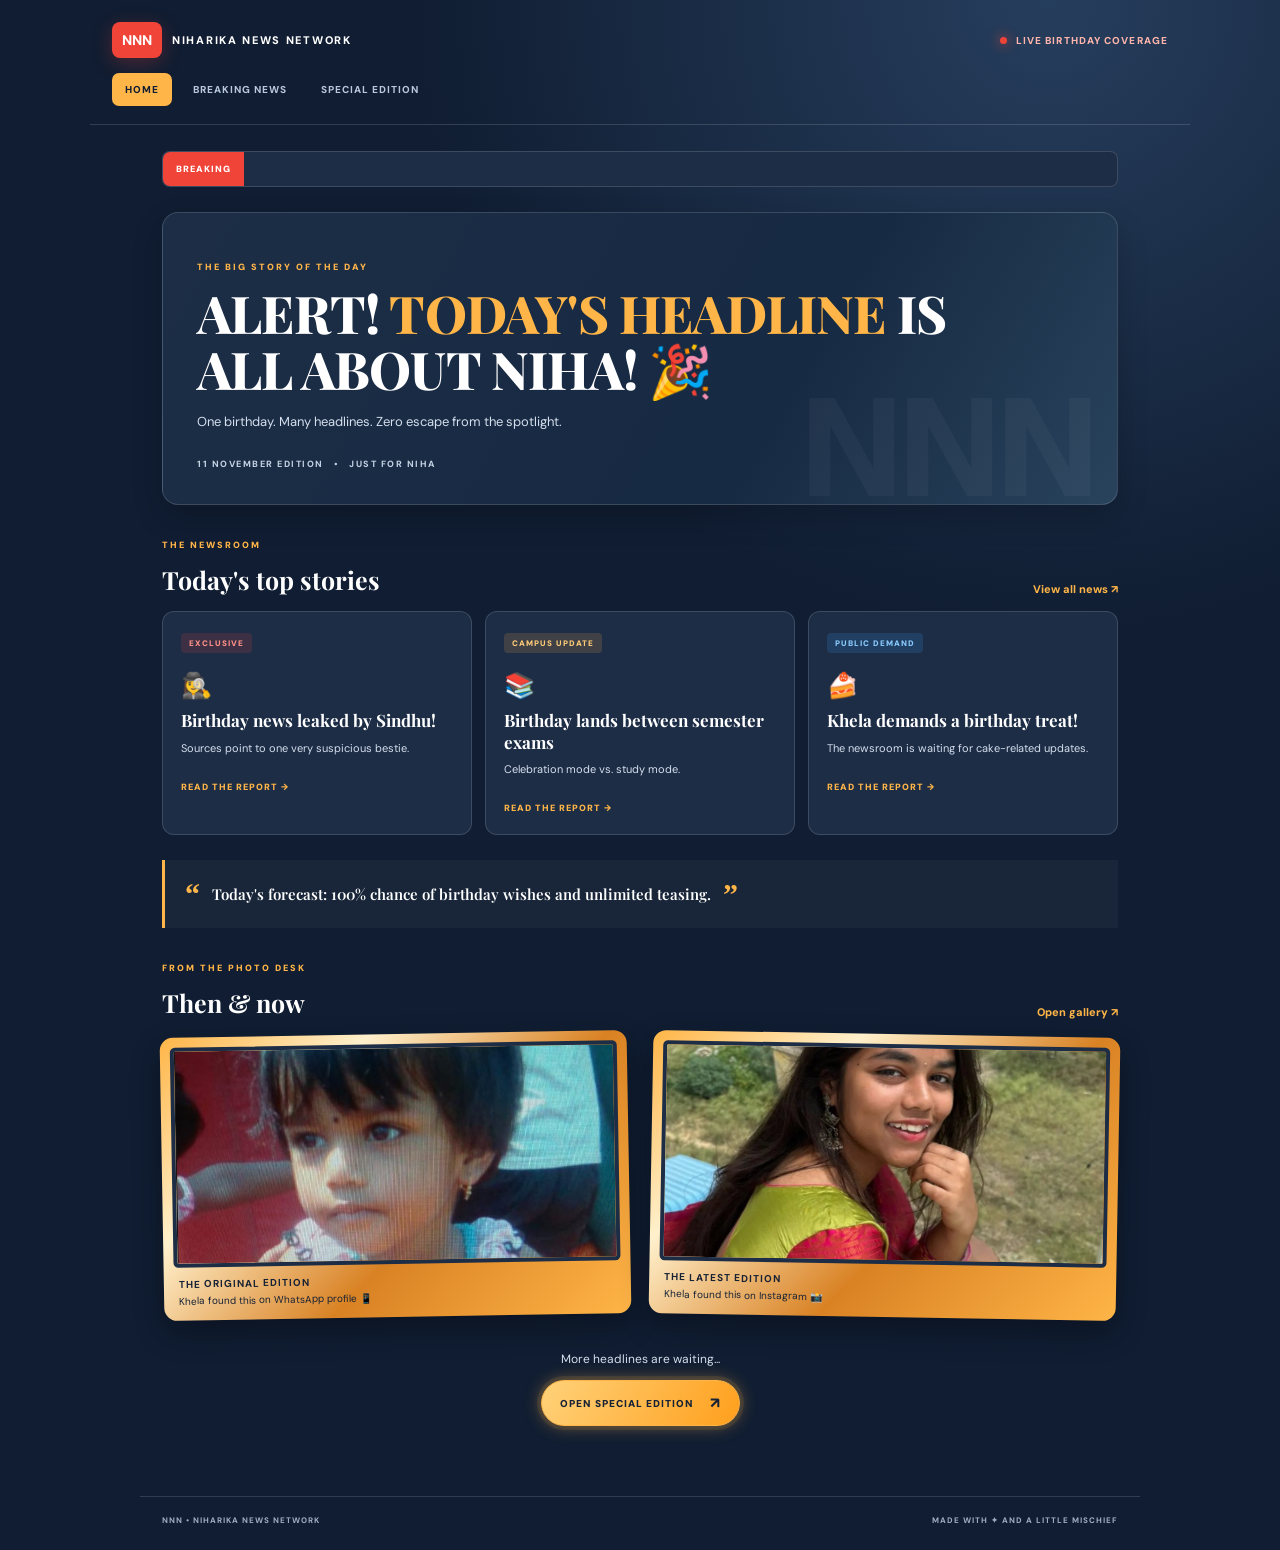
<file: index.html>
<!DOCTYPE html>
<html lang="en">
<head>
  <meta charset="UTF-8">
  <meta name="viewport" content="width=device-width, initial-scale=1.0">
  <meta name="theme-color" content="#111827">
  <title>NNN | Niharika News Network</title>
  <link rel="stylesheet" href="assets/style.css">
</head>
<body>
  <div class="paper-layer" aria-hidden="true"></div>
  <header class="topbar">
    <a class="brand" href="index.html"><span class="brand-mark">NNN</span><span>NIHARIKA NEWS NETWORK</span></a>
    <span class="live"><i></i> LIVE BIRTHDAY COVERAGE</span>
  </header>
  <nav class="nav">
    <a class="active" href="index.html">HOME</a>
    <a href="breaking-news.html">BREAKING NEWS</a>
    <a href="special.html">SPECIAL EDITION</a>
  </nav>
  <main class="wrap">
    <div class="ticker"><span class="ticker-label">BREAKING</span><div class="ticker-track"><span>EXCLUSIVE BIRTHDAY COVERAGE • SINDHU'S LEAK HAS BEEN CONFIRMED • NNN REPORTING LIVE •</span></div></div>
    <section class="hero">
      <p class="eyebrow">THE BIG STORY OF THE DAY</p>
      <h1>ALERT! <span>TODAY'S HEADLINE</span> IS ALL ABOUT NIHA! 🎉</h1>
      <p class="hero-sub">One birthday. Many headlines. Zero escape from the spotlight.</p>
      <div class="hero-meta"><span>11 NOVEMBER EDITION</span><span>•</span><span>JUST FOR NIHA</span></div>
    </section>

    <section class="section-heading">
      <div><p class="eyebrow">THE NEWSROOM</p><h2>Today's top stories</h2></div>
      <a class="text-link" href="breaking-news.html">View all news ↗</a>
    </section>
    <section class="story-grid">
      <a class="story-card featured" href="breaking-news.html">
        <span class="tag red">EXCLUSIVE</span><div class="story-icon">🕵️‍♀️</div>
        <h3>Birthday news leaked by Sindhu!</h3><p>Sources point to one very suspicious bestie.</p><span class="read-more">READ THE REPORT →</span>
      </a>
      <a class="story-card" href="breaking-news.html">
        <span class="tag gold">CAMPUS UPDATE</span><div class="story-icon">📚</div>
        <h3>Birthday lands between semester exams</h3><p>Celebration mode vs. study mode.</p><span class="read-more">READ THE REPORT →</span>
      </a>
      <a class="story-card" href="breaking-news.html">
        <span class="tag blue">PUBLIC DEMAND</span><div class="story-icon">🍰</div>
        <h3>Khela demands a birthday treat!</h3><p>The newsroom is waiting for cake-related updates.</p><span class="read-more">READ THE REPORT →</span>
      </a>
    </section>

    <section class="quote-strip"><span class="quote-mark">“</span><p>Today's forecast: 100% chance of birthday wishes and unlimited teasing.</p><span class="quote-mark">”</span></section>

    <section class="section-heading">
      <div><p class="eyebrow">FROM THE PHOTO DESK</p><h2>Then & now</h2></div>
      <a class="text-link" href="special.html">Open gallery ↗</a>
    </section>
    <section class="photo-preview">
      <figure class="photo-frame">
        <div class="photo-window"><img src="assets/childhood-photo.jpg" alt="Niharika childhood photo" onerror="this.style.display='none';this.nextElementSibling.style.display='grid'"><div class="photo-placeholder">ADD<br>CHILDHOOD<br>PHOTO</div></div>
        <figcaption><strong>THE ORIGINAL EDITION</strong><span>Khela found this on WhatsApp profile 📱</span></figcaption>
      </figure>
      <figure class="photo-frame">
        <div class="photo-window"><img src="assets/latest-photo.jpg" alt="Niharika latest photo" onerror="this.style.display='none';this.nextElementSibling.style.display='grid'"><div class="photo-placeholder">ADD<br>LATEST<br>PHOTO</div></div>
        <figcaption><strong>THE LATEST EDITION</strong><span>Khela found this on Instagram 📸</span></figcaption>
      </figure>
    </section>
    <div class="bottom-cta"><p>More headlines are waiting...</p><a class="glow-button" href="special.html">OPEN SPECIAL EDITION <span>↗</span></a></div>
  </main>
  <footer><span>NNN • NIHARIKA NEWS NETWORK</span><span>MADE WITH ✦ AND A LITTLE MISCHIEF</span></footer>
  <script src="assets/script.js"></script>
</body>
</html>
</file>
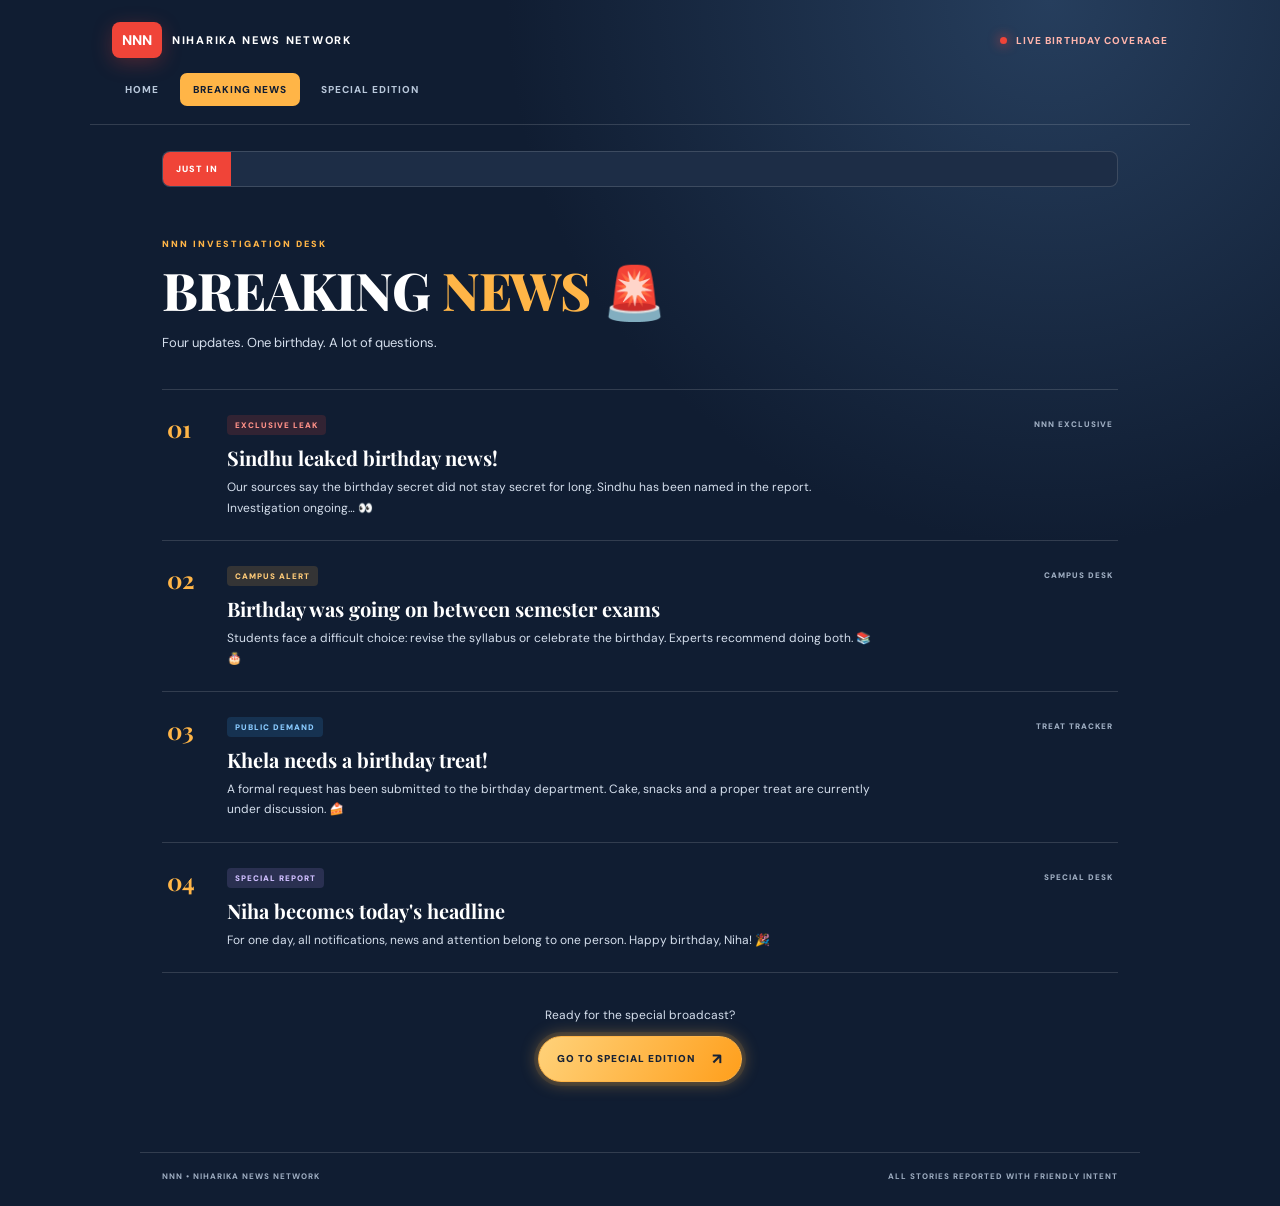
<file: breaking-news.html>
<!DOCTYPE html>
<html lang="en">
<head>
  <meta charset="UTF-8"><meta name="viewport" content="width=device-width, initial-scale=1.0">
  <meta name="theme-color" content="#111827"><title>Breaking News | NNN</title><link rel="stylesheet" href="assets/style.css">
</head>
<body>
  <div class="paper-layer" aria-hidden="true"></div>
  <header class="topbar"><a class="brand" href="index.html"><span class="brand-mark">NNN</span><span>NIHARIKA NEWS NETWORK</span></a><span class="live"><i></i> LIVE BIRTHDAY COVERAGE</span></header>
  <nav class="nav"><a href="index.html">HOME</a><a class="active" href="breaking-news.html">BREAKING NEWS</a><a href="special.html">SPECIAL EDITION</a></nav>
  <main class="wrap">
    <div class="ticker"><span class="ticker-label">JUST IN</span><div class="ticker-track"><span>THE BIRTHDAY LEAK INVESTIGATION CONTINUES • SINDHU UNDER FRIENDLY INVESTIGATION •</span></div></div>
    <section class="page-intro"><p class="eyebrow">NNN INVESTIGATION DESK</p><h1>BREAKING <span>NEWS</span> 🚨</h1><p>Four updates. One birthday. A lot of questions.</p></section>
    <section class="news-list">
      <article class="news-item"><div class="news-number">01</div><div><span class="tag red">EXCLUSIVE LEAK</span><h2>Sindhu leaked birthday news!</h2><p>Our sources say the birthday secret did not stay secret for long. Sindhu has been named in the report. Investigation ongoing… 👀</p></div><span class="news-stamp">NNN EXCLUSIVE</span></article>
      <article class="news-item"><div class="news-number">02</div><div><span class="tag gold">CAMPUS ALERT</span><h2>Birthday was going on between semester exams</h2><p>Students face a difficult choice: revise the syllabus or celebrate the birthday. Experts recommend doing both. 📚🎂</p></div><span class="news-stamp">CAMPUS DESK</span></article>
      <article class="news-item"><div class="news-number">03</div><div><span class="tag blue">PUBLIC DEMAND</span><h2>Khela needs a birthday treat!</h2><p>A formal request has been submitted to the birthday department. Cake, snacks and a proper treat are currently under discussion. 🍰</p></div><span class="news-stamp">TREAT TRACKER</span></article>
      <article class="news-item"><div class="news-number">04</div><div><span class="tag purple">SPECIAL REPORT</span><h2>Niha becomes today's headline</h2><p>For one day, all notifications, news and attention belong to one person. Happy birthday, Niha! 🎉</p></div><span class="news-stamp">SPECIAL DESK</span></article>
    </section>
    <div class="bottom-cta"><p>Ready for the special broadcast?</p><a class="glow-button" href="special.html">GO TO SPECIAL EDITION <span>↗</span></a></div>
  </main>
  <footer><span>NNN • NIHARIKA NEWS NETWORK</span><span>ALL STORIES REPORTED WITH FRIENDLY INTENT</span></footer>
  <script src="assets/script.js"></script>
</body></html>
</file>
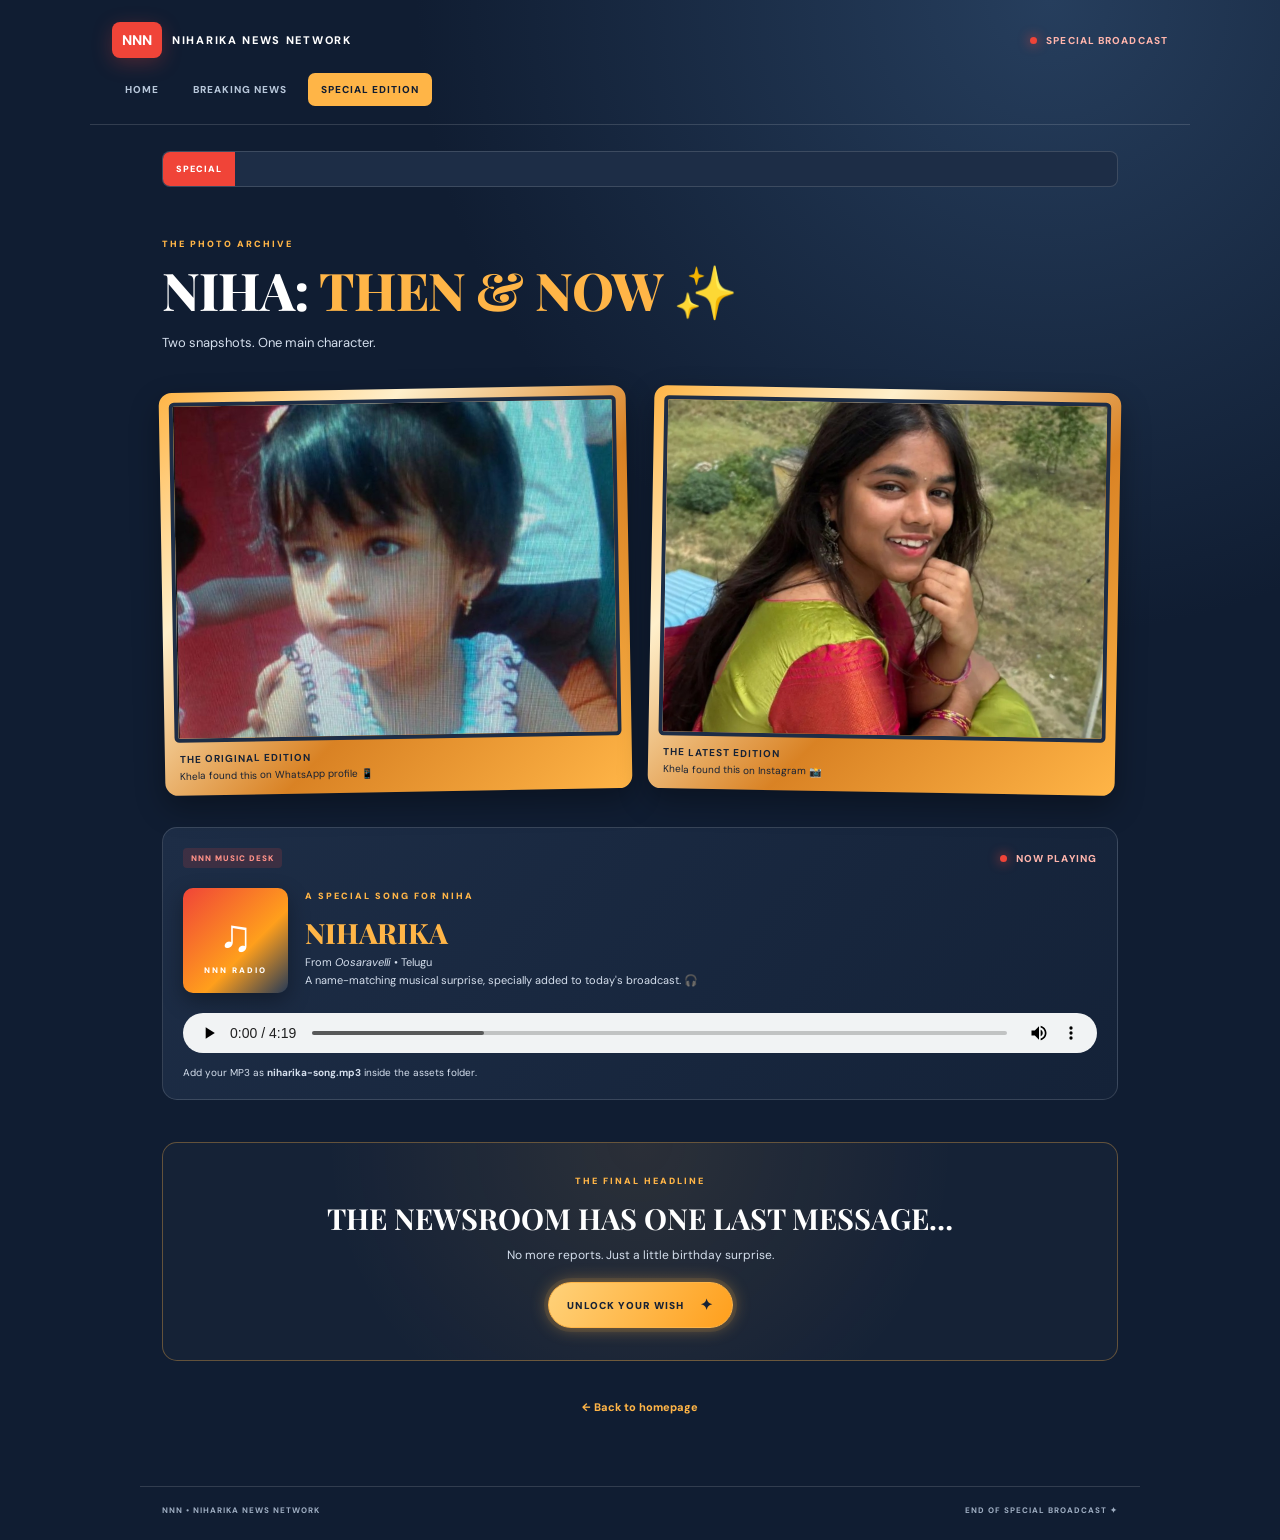
<file: special.html>
<!DOCTYPE html>
<html lang="en">
<head>
  <meta charset="UTF-8"><meta name="viewport" content="width=device-width, initial-scale=1.0">
  <meta name="theme-color" content="#111827"><title>Special Edition | NNN</title><link rel="stylesheet" href="assets/style.css">
</head>
<body>
  <div class="paper-layer" aria-hidden="true"></div>
  <header class="topbar"><a class="brand" href="index.html"><span class="brand-mark">NNN</span><span>NIHARIKA NEWS NETWORK</span></a><span class="live"><i></i> SPECIAL BROADCAST</span></header>
  <nav class="nav"><a href="index.html">HOME</a><a href="breaking-news.html">BREAKING NEWS</a><a class="active" href="special.html">SPECIAL EDITION</a></nav>
  <main class="wrap">
    <div class="ticker"><span class="ticker-label">SPECIAL</span><div class="ticker-track"><span>A VERY SPECIAL EDITION • THE PHOTO ARCHIVE • NNN BIRTHDAY RADIO • FINAL MESSAGE AHEAD •</span></div></div>
    <section class="page-intro"><p class="eyebrow">THE PHOTO ARCHIVE</p><h1>NIHA: <span>THEN & NOW</span> ✨</h1><p>Two snapshots. One main character.</p></section>
    <section class="gallery">
      <figure class="photo-frame large-frame"><div class="photo-window"><img src="assets/childhood-photo.jpg" alt="Niharika childhood photo" onerror="this.style.display='none';this.nextElementSibling.style.display='grid'"><div class="photo-placeholder">ADD CHILDHOOD PHOTO HERE</div></div><figcaption><strong>THE ORIGINAL EDITION</strong><span>Khela found this on WhatsApp profile 📱</span></figcaption></figure>
      <figure class="photo-frame large-frame"><div class="photo-window"><img src="assets/latest-photo.jpg" alt="Niharika latest photo" onerror="this.style.display='none';this.nextElementSibling.style.display='grid'"><div class="photo-placeholder">ADD LATEST PHOTO HERE</div></div><figcaption><strong>THE LATEST EDITION</strong><span>Khela found this on Instagram 📸</span></figcaption></figure>
    </section>

    <section class="music-panel">
      <div class="music-top"><span class="tag red">NNN MUSIC DESK</span><span class="on-air"><i></i> NOW PLAYING</span></div>
      <div class="music-content"><div class="album-art"><span>♫</span><small>NNN RADIO</small></div><div class="music-info"><p class="eyebrow">A SPECIAL SONG FOR NIHA</p><h2>NIHARIKA</h2><p>From <em>Oosaravelli</em> • Telugu</p><p class="music-note">A name-matching musical surprise, specially added to today's broadcast. 🎧</p></div></div>
      <audio controls preload="metadata"><source src="assets/niharika-song.mp3" type="audio/mpeg">Your browser does not support audio.</audio>
      <small class="audio-help">Add your MP3 as <b>niharika-song.mp3</b> inside the assets folder.</small>
    </section>

    <section class="wish-area">
      <p class="eyebrow">THE FINAL HEADLINE</p><h2>THE NEWSROOM HAS ONE LAST MESSAGE…</h2>
      <p class="wish-tease">No more reports. Just a little birthday surprise.</p>
      <button class="glow-button wish-button" id="wishButton" type="button">UNLOCK YOUR WISH <span>✦</span></button>
      <div class="wish-message" id="wishMessage" hidden>
        <div class="wish-confetti">🎉 ✨ 🎂 ✨ 🎉</div>
        <h2>HAPPY BIRTHDAY, NIHARIKA! ❤️</h2>
        <p>Wishing you a year full of happiness, good memories, big smiles and beautiful surprises. Keep shining, Niha!</p>
        <p class="signoff">— NNN NEWSROOM</p>
      </div>
    </section>
    <div class="bottom-cta"><a class="text-link" href="index.html">← Back to homepage</a></div>
  </main>
  <footer><span>NNN • NIHARIKA NEWS NETWORK</span><span>END OF SPECIAL BROADCAST ✦</span></footer>
  <script src="assets/script.js"></script>
</body></html>
</file>
<file: assets/style.css>
@import url('https://fonts.googleapis.com/css2?family=DM+Sans:wght@400;500;600;700;800&family=Playfair+Display:wght@600;700;800&display=swap');
:root{--bg:#0c1220;--panel:#151f31;--panel2:#1b2940;--ink:#f4f6fb;--muted:#aab6c8;--red:#ff405b;--gold:#ffd166;--line:rgba(255,255,255,.12)}
*{box-sizing:border-box}html{scroll-behavior:smooth}body{margin:0;background:radial-gradient(circle at 80% 0%,#1d2b43 0,transparent 32%),var(--bg);color:var(--ink);font-family:'DM Sans',sans-serif;min-height:100vh;overflow-x:hidden}a{color:inherit;text-decoration:none}.paper-layer{position:fixed;inset:0;pointer-events:none;z-index:10;overflow:hidden}.paper{position:absolute;top:-18px;width:9px;height:13px;opacity:.8;border-radius:2px;animation:paperFall linear forwards}.topbar{max-width:1100px;margin:auto;padding:22px 22px 15px;display:flex;align-items:center;justify-content:space-between;gap:12px}.brand{display:flex;align-items:center;gap:10px;font-size:11px;font-weight:800;letter-spacing:1.7px}.brand-mark{background:var(--red);padding:9px 10px;border-radius:8px;font-size:14px;letter-spacing:0;box-shadow:0 5px 20px #ff405b44}.live,.on-air{font-size:10px;letter-spacing:1.1px;color:#ffb5c0;font-weight:800}.live i,.on-air i{display:inline-block;width:7px;height:7px;border-radius:50%;background:#ff405b;margin-right:6px;box-shadow:0 0 12px #ff405b;animation:blink 1s infinite}.nav{max-width:1100px;margin:auto;padding:0 22px 18px;display:flex;gap:8px;border-bottom:1px solid var(--line)}.nav a{font-size:10px;font-weight:800;letter-spacing:1px;color:var(--muted);padding:10px 13px;border-radius:7px}.nav a.active,.nav a:hover{background:#ffffff12;color:white}.wrap{max-width:1000px;margin:auto;padding:22px}.ticker{display:flex;align-items:center;background:#202c40;border:1px solid var(--line);border-radius:8px;overflow:hidden;height:36px;margin:4px 0 25px}.ticker-label{background:var(--red);height:100%;display:grid;place-items:center;padding:0 13px;font-size:9px;font-weight:900;letter-spacing:1px;flex-shrink:0}.ticker-track{overflow:hidden;white-space:nowrap;font-size:10px;letter-spacing:1px;color:#d8dfeb;font-weight:700}.ticker-track span{display:inline-block;padding-left:100%;animation:ticker 22s linear infinite}.hero{padding:48px 34px 34px;background:linear-gradient(120deg,#1b2b43,#182235 65%,#342033);border:1px solid var(--line);border-radius:16px;position:relative;overflow:hidden}.hero:after{content:'NNN';position:absolute;right:20px;bottom:-35px;font-size:140px;font-weight:900;color:#ffffff08;pointer-events:none}.eyebrow{font-size:9px;letter-spacing:2px;font-weight:900;color:var(--gold);margin:0 0 12px}.hero h1,.page-intro h1{font:800 clamp(29px,5vw,52px)/1.08 'Playfair Display',serif;max-width:760px;margin:0;letter-spacing:-.8px}.hero h1 span,.page-intro h1 span{color:var(--gold)}.hero-sub,.page-intro>p:last-child{color:var(--muted);font-size:13px;margin:16px 0}.hero-meta{font-size:9px;letter-spacing:1.5px;font-weight:800;color:#c0cada;margin-top:28px;display:flex;gap:10px}.section-heading{display:flex;justify-content:space-between;align-items:end;margin:34px 0 15px}.section-heading h2{font:700 25px 'Playfair Display',serif;margin:0}.text-link{font-size:11px;font-weight:800;color:var(--gold)}.story-grid{display:grid;grid-template-columns:repeat(3,1fr);gap:13px}.story-card{display:block;padding:18px;background:var(--panel);border:1px solid var(--line);border-radius:12px;transition:.25s}.story-card:hover{transform:translateY(-4px);border-color:#ffffff45;background:var(--panel2)}.story-icon{font-size:25px;margin:16px 0 8px}.tag{display:inline-block;padding:5px 8px;border-radius:4px;font-size:8px;font-weight:900;letter-spacing:1px}.tag.red{background:#ff405b20;color:#ff8798}.tag.gold{background:#ffd16620;color:#ffd166}.tag.blue{background:#65b8ff20;color:#8acaff}.tag.purple{background:#b99aff20;color:#c6adff}.story-card h3{font:700 17px/1.25 'Playfair Display',serif;margin:0 0 8px}.story-card p{font-size:11px;color:var(--muted);line-height:1.6;margin:0 0 17px}.read-more{font-size:9px;font-weight:900;letter-spacing:1px;color:var(--gold)}.quote-strip{margin:25px 0;padding:17px 20px;border-left:3px solid var(--gold);background:#ffffff08;display:flex;align-items:center;gap:12px}.quote-strip p{font:600 15px 'Playfair Display',serif;margin:0}.quote-mark{font:700 30px Georgia;color:var(--gold)}.photo-preview,.gallery{display:grid;grid-template-columns:repeat(2,minmax(0,1fr));gap:22px}.photo-frame{margin:0;padding:10px;background:linear-gradient(135deg,#e9c77d,#fff0c4 25%,#8f6b35 55%,#f8dda0);border-radius:13px;box-shadow:0 12px 30px #0005;transform:rotate(-1deg);transition:.3s}.photo-frame:nth-child(even){transform:rotate(1deg)}.photo-frame:hover{transform:rotate(0) translateY(-4px);box-shadow:0 0 0 2px #ffd16666,0 15px 35px #0007}.photo-window{height:220px;background:#101827;position:relative;overflow:hidden;border:4px solid #192337;border-radius:5px}.photo-window img{width:100%;height:100%;object-fit:cover;display:block}.photo-placeholder{display:none;place-items:center;text-align:center;height:100%;padding:15px;color:#aab6c8;font-size:13px;font-weight:900;letter-spacing:2px;line-height:1.6;background:repeating-linear-gradient(135deg,#1c2a40,#1c2a40 10px,#22324a 10px,#22324a 20px)}figcaption{padding:10px 5px 3px;color:#172033;display:grid;gap:4px}figcaption strong{font-size:10px;letter-spacing:1px}figcaption span{font-size:10px}.bottom-cta{text-align:center;margin:34px 0 18px}.bottom-cta p{font-size:12px;color:var(--muted);margin:0 0 13px}.glow-button{display:inline-flex;align-items:center;gap:16px;border:1px solid #ffd166;background:linear-gradient(120deg,#ffe29a,#ffc34d);color:#211b10;padding:12px 18px;border-radius:999px;font:900 10px 'DM Sans',sans-serif;letter-spacing:1px;box-shadow:0 0 0 4px #ffd16612,0 0 17px #ffd16670;cursor:pointer;animation:glow 2.4s ease-in-out infinite;transition:.2s}.glow-button:hover{transform:translateY(-2px);box-shadow:0 0 0 5px #ffd16622,0 0 27px #ffd166aa}.glow-button span{font-size:15px}footer{max-width:1000px;margin:30px auto 0;padding:18px 22px 25px;border-top:1px solid var(--line);display:flex;justify-content:space-between;gap:10px;color:#7f8ca2;font-size:8px;letter-spacing:1px;font-weight:800}.page-intro{padding:26px 0 22px}.page-intro h1{font-size:clamp(34px,6vw,52px)}.news-list{border-top:1px solid var(--line)}.news-item{display:grid;grid-template-columns:45px 1fr auto;gap:15px;padding:22px 5px;border-bottom:1px solid var(--line);align-items:start}.news-number{font:700 24px 'Playfair Display',serif;color:#53627a}.news-item h2{font:700 20px 'Playfair Display',serif;margin:9px 0 6px}.news-item p{font-size:12px;line-height:1.7;color:var(--muted);max-width:650px;margin:0}.news-stamp{font-size:8px;color:#8290a5;letter-spacing:1px;font-weight:900;padding-top:7px}.music-panel{margin:35px 0;padding:20px;background:linear-gradient(130deg,#1c2a40,#182133);border:1px solid var(--line);border-radius:15px}.music-top{display:flex;justify-content:space-between;align-items:center}.music-content{display:flex;gap:17px;align-items:center;margin:20px 0}.album-art{width:105px;height:105px;flex-shrink:0;border-radius:10px;background:linear-gradient(135deg,#ff405b,#9c315c 55%,#242b54);display:flex;flex-direction:column;align-items:center;justify-content:center;box-shadow:0 8px 22px #0005}.album-art span{font-size:45px}.album-art small{font-size:8px;letter-spacing:2px;font-weight:900}.music-info h2{font:800 28px 'Playfair Display',serif;margin:0 0 3px;color:var(--gold)}.music-info>p:not(.eyebrow){font-size:11px;color:var(--muted);margin:4px 0}.music-info .music-note{max-width:420px}.music-panel audio{width:100%;height:40px}.audio-help{display:block;color:var(--muted);font-size:10px;margin-top:8px}.wish-area{text-align:center;margin:42px 0 30px;padding:32px 15px;border:1px solid #ffd16640;border-radius:15px;background:radial-gradient(circle at 50% 0%,#ffd16615,transparent 60%),#ffffff05}.wish-area h2{font:700 clamp(20px,4vw,29px) 'Playfair Display',serif;margin:0}.wish-tease{font-size:12px;color:var(--muted);margin:10px 0 19px}.wish-button{font-size:10px}.wish-message{max-width:620px;margin:25px auto 0;padding:22px;border-radius:12px;background:#ffffff0d;border:1px solid #ffd16666;animation:reveal .6s ease both}.wish-message h2{color:var(--gold);margin:12px 0;font-size:clamp(21px,4vw,30px)}.wish-message p{font-size:13px;line-height:1.8;color:#e2e8f0}.wish-message .signoff{font-size:10px;letter-spacing:2px;color:var(--gold);font-weight:900}.wish-confetti{font-size:22px}.large-frame .photo-window{height:340px}
@keyframes ticker{to{transform:translateX(-100%)}}@keyframes blink{50%{opacity:.3}}@keyframes glow{0%,100%{box-shadow:0 0 0 3px #ffd16612,0 0 12px #ffd16655}50%{box-shadow:0 0 0 5px #ffd16620,0 0 24px #ffd166aa}}@keyframes paperFall{to{transform:translate3d(var(--drift),110vh,0) rotate(var(--spin));opacity:.1}}@keyframes reveal{from{opacity:0;transform:translateY(12px) scale(.98)}to{opacity:1;transform:none}}
@media(max-width:700px){.topbar{padding:16px}.brand{font-size:9px;letter-spacing:1px}.live{font-size:8px}.nav{padding:0 12px 13px;gap:2px}.nav a{font-size:9px;padding:9px 10px}.wrap{padding:15px}.hero{padding:32px 20px}.hero:after{font-size:90px}.story-grid{grid-template-columns:1fr}.story-card{padding:15px}.story-icon{margin:10px 0 5px}.photo-preview,.gallery{gap:13px}.photo-frame{padding:7px}.photo-window{height:160px}.large-frame .photo-window{height:230px}.news-item{grid-template-columns:28px 1fr;gap:10px}.news-stamp{display:none}.news-item h2{font-size:17px}.music-panel{padding:15px}.album-art{width:82px;height:82px}.album-art span{font-size:35px}.music-info h2{font-size:23px}footer{font-size:7px;flex-direction:column}.section-heading h2{font-size:22px}.section-heading{align-items:center}}
@media(max-width:390px){.photo-window{height:135px}.large-frame .photo-window{height:190px}.brand span:last-child{max-width:130px;line-height:1.4}.live{max-width:100px;text-align:right}}


/* ===== NNN NEWSROOM NAVY + ORANGE EDITION ===== */
:root {
  --bg: #101D32;
  --panel: #1D2D46;
  --panel2: #263A57;
  --ink: #FFFFFF;
  --muted: #D5DFED;
  --red: #F04438;
  --gold: #FFB547;
  --line: rgba(255,255,255,.14);
}

body {
  background:
    radial-gradient(circle at 82% 0%, #263E5D 0, transparent 34%),
    var(--bg);
  color: var(--ink);
}

.brand-mark {
  background: var(--red);
  color: #fff;
  box-shadow: 0 5px 20px #F0443844;
}

.live, .on-air { color: #FFB5AC; }
.live i, .on-air i {
  background: var(--red);
  box-shadow: 0 0 12px var(--red);
}

.nav { border-bottom-color: var(--line); }
.nav a { color: #B8C7DA; }
.nav a.active, .nav a:hover {
  background: var(--gold);
  color: #101D32;
}

.ticker {
  background: #1D2D46;
  border-color: var(--line);
}
.ticker-label { background: var(--red); color: #fff; }
.ticker-track { color: #F1F5FA; }

.hero {
  background: linear-gradient(120deg, #1D2D46 0%, #172A43 65%, #29435D 100%);
  border: 1px solid var(--line);
  box-shadow: 0 12px 30px #0003;
}
.hero:after { color: #FFFFFF0A; }
.eyebrow { color: var(--gold); }
.hero h1 span, .page-intro h1 span { color: var(--gold); }
.hero-sub, .page-intro>p:last-child { color: var(--muted); }
.hero-meta { color: #C4D1E1; }

.text-link, .read-more { color: var(--gold); }
.story-card {
  background: var(--panel);
  border-color: var(--line);
}
.story-card:hover {
  border-color: var(--gold);
  background: var(--panel2);
}
.tag.red { background: #F0443826; color: #FF9188; }
.tag.gold { background: #FFB54726; color: #FFCB78; }
.tag.blue { background: #39A9FF26; color: #8ACBFF; }
.tag.purple { background: #B99AFF26; color: #D0BFFF; }
.story-card p { color: var(--muted); }

.quote-strip {
  border-left-color: var(--gold);
  background: #FFFFFF0A;
}
.quote-mark { color: var(--gold); }

.photo-frame {
  background: linear-gradient(135deg, #FFB547, #FFF0CC 28%, #D98224 60%, #FFB547);
  box-shadow: 0 12px 30px #0005;
}
.photo-frame:hover {
  box-shadow: 0 0 0 2px #FFB54788, 0 15px 35px #0007;
}
.photo-window {
  background: #101D32;
  border-color: #1D2D46;
}
.photo-placeholder {
  color: #D5DFED;
  background: repeating-linear-gradient(
    135deg, #1D2D46, #1D2D46 10px, #263A57 10px, #263A57 20px
  );
}
figcaption { color: #172235; }

.bottom-cta p { color: var(--muted); }
.glow-button {
  border: 1px solid var(--gold);
  background: linear-gradient(120deg, #FFD27A, #FF9F1C);
  color: #172235;
  box-shadow: 0 0 0 4px #FFB54718, 0 0 17px #FFB54770;
}
.glow-button:hover {
  box-shadow: 0 0 0 5px #FFB54725, 0 0 27px #FFB547AA;
}

footer {
  border-top-color: var(--line);
  color: #9EADC1;
}
.news-list { border-top-color: var(--line); }
.news-item { border-bottom-color: var(--line); }
.news-number { color: var(--gold); }
.news-item p { color: var(--muted); }
.news-stamp { color: #9EADC1; }

.music-panel {
  background: linear-gradient(130deg, #1D2D46, #142238);
  border-color: var(--line);
}
.album-art {
  background: linear-gradient(135deg, #F04438, #FF9F1C 60%, #263A57);
  color: #fff;
}
.music-info h2 { color: var(--gold); }
.music-info>p:not(.eyebrow), .audio-help { color: var(--muted); }

.wish-area {
  border-color: #FFB54755;
  background:
    radial-gradient(circle at 50% 0%, #FFB54718, transparent 60%),
    #FFFFFF06;
}
.wish-tease { color: var(--muted); }
.wish-message {
  background: #1D2D46;
  border-color: #FFB54788;
}
.wish-message h2 { color: var(--gold); }
.wish-message p { color: #E5ECF5; }
.wish-message .signoff { color: var(--gold); }

@keyframes glow {
  0%, 100% {
    box-shadow: 0 0 0 3px #FFB54718, 0 0 12px #FFB54766;
  }
  50% {
    box-shadow: 0 0 0 5px #FFB54728, 0 0 24px #FFB547AA;
  }
}

@media(max-width:700px) {
  .nav a.active, .nav a:hover {
    background: var(--gold);
    color: #101D32;
  }
}
</file>
